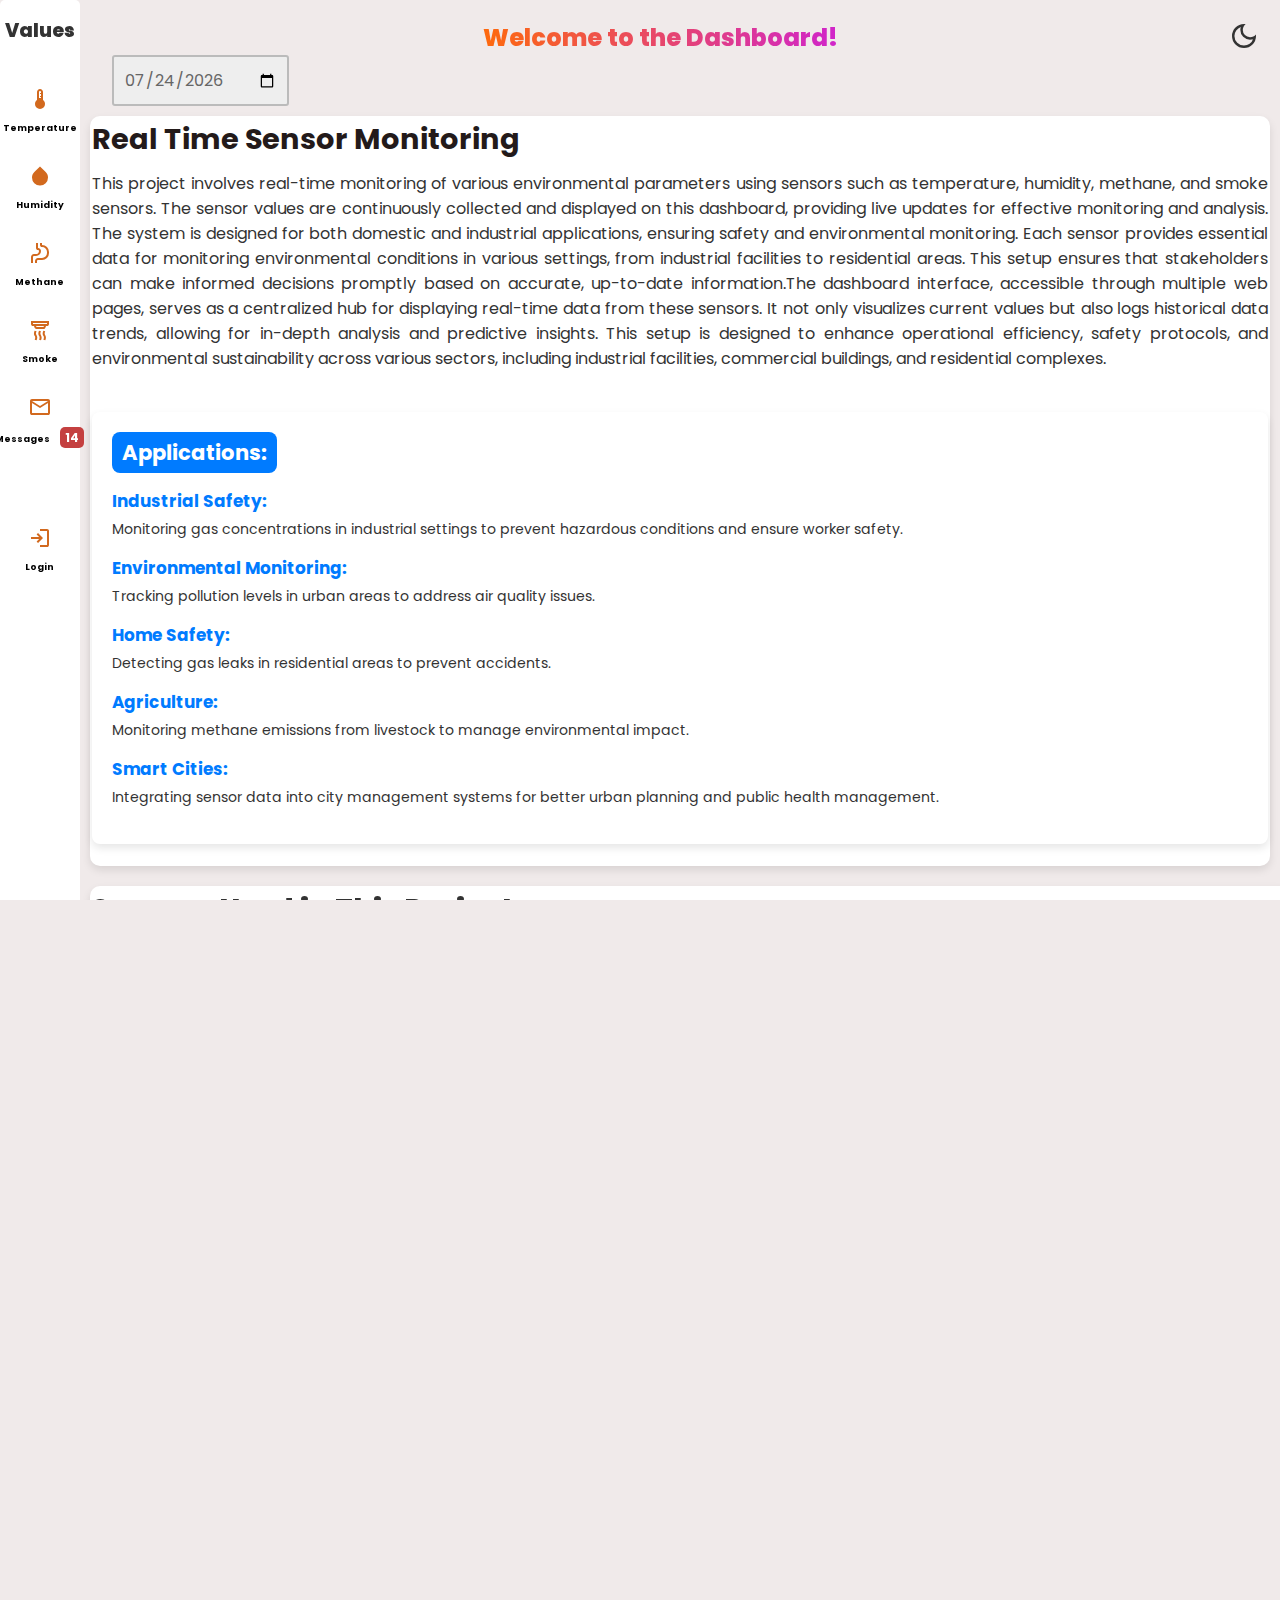
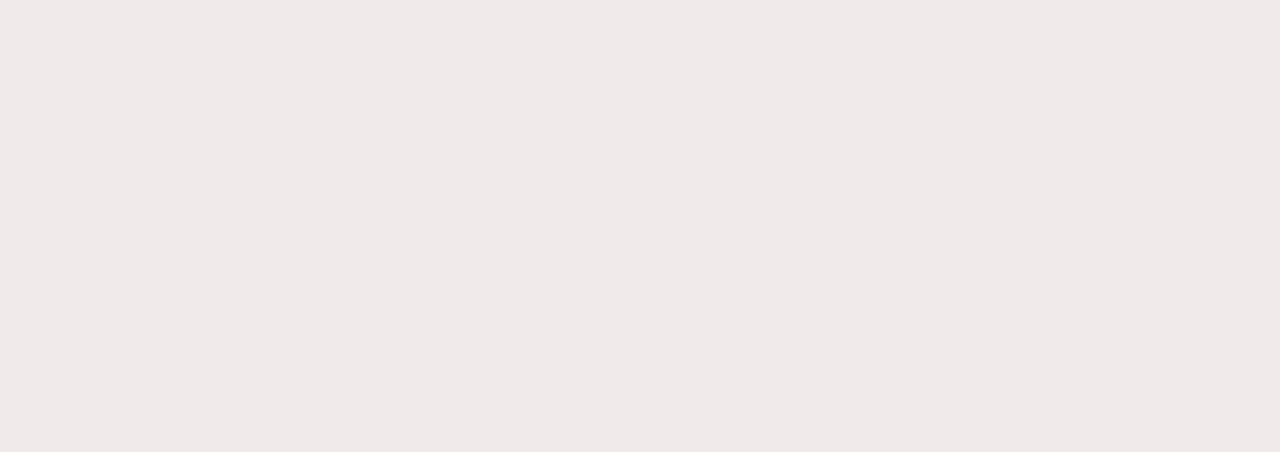
<file: Real_Dash/main.html>
<!DOCTYPE html>
<html lang="en">

<head>
    <meta charset="UTF-8">
    <meta name="viewport" content="width=device-width, initial-scale=1.0">
    <title>Dashboard</title>
    <link rel="stylesheet" href="main.css">
    <link rel="stylesheet"
        href="https://fonts.googleapis.com/css2?family=Material+Symbols+Outlined:opsz,wght,FILL,GRAD@24,400,0,0" />
</head>

<body>
    <div class="container">
        <aside class="sidebar">
            <h1 class="heading" id="value-heading">Values</h1>
            <div class="sidebar-content">
                <a href="#" class="sidebar-item">
                    <span class="material-symbols-outlined">device_thermostat</span>
                    <h3>Temperature</h3>
                </a>
                <a href="#" class="sidebar-item">
                    <span class="material-symbols-outlined">humidity_high</span>
                    <h3>Humidity</h3>
                </a>
                <a href="#" class="sidebar-item">
                    <span class="material-symbols-outlined">gastroenterology</span>
                    <h3>Methane</h3>
                </a>
                <a href="#" class="sidebar-item">
                    <span class="material-symbols-outlined">detector_smoke</span>
                    <h3>Smoke</h3>
                </a>
                <a href="#" class="sidebar-item">
                    <span class="material-symbols-outlined">mail</span>
                    <h3>Messages<span class="msg_count">14</span></h3>
                </a>
                <a href="Login_out/login.html" class="sidebar-item logout">
                    <span class="material-symbols-outlined">
                        login
                    </span>
                    <h3>Login</h3>
                </a>
            </div>
        </aside>
        <main>
            <h1 class="msg">Welcome to the Dashboard!</h1>
            <div class="date">
                <input type="date" id="today-date">
            </div>
            <div class="project-description">
                <h2>Real Time Sensor Monitoring</h2>
                <p class="info">This project involves real-time monitoring of various environmental parameters using
                    sensors such as
                    temperature, humidity, methane, and smoke sensors. The sensor values are continuously collected and
                    displayed on this dashboard, providing live updates for effective monitoring and analysis. The
                    system is designed for both domestic and industrial applications, ensuring safety and environmental
                    monitoring. Each sensor provides essential data for monitoring environmental conditions in various
                    settings, from industrial facilities to residential areas. This setup ensures that stakeholders can
                    make informed
                    decisions promptly based on accurate, up-to-date information.The dashboard interface, accessible
                    through multiple web pages, serves as a centralized hub for displaying real-time data from these
                    sensors. It not only visualizes current values but also logs historical data trends, allowing for
                    in-depth analysis and predictive insights. This setup is designed to enhance operational efficiency,
                    safety protocols, and environmental sustainability across various sectors, including industrial
                    facilities, commercial buildings, and residential complexes.
                </p>
                <br>
                <div class="Application">
                    <h2>Applications:</h2>
                    <div class="application-item">
                        <h3>Industrial Safety:</h3>
                        <p class="info">Monitoring gas concentrations in industrial settings to prevent hazardous
                            conditions and
                            ensure worker safety.</p>
                    </div>
                    <div class="application-item">
                        <h3>Environmental Monitoring:</h3>
                        <p class="info">Tracking pollution levels in urban areas to address air quality issues.</p>
                    </div>
                    <div class="application-item">
                        <h3>Home Safety:</h3>
                        <p class="info">Detecting gas leaks in residential areas to prevent accidents.</p>
                    </div>
                    <div class="application-item">
                        <h3>Agriculture:</h3>
                        <p class="info">Monitoring methane emissions from livestock to manage environmental impact.</p>
                    </div>
                    <div class="application-item">
                        <h3>Smart Cities:</h3>
                        <p class="info">Integrating sensor data into city management systems for better urban planning
                            and public
                            health management.</p>
                    </div>
                </div>
            </div>
            <div class="sensor-info" id="sensor-info">
                <div class="sensor-info-content">
                    <h1 class="sensor-t">Sensors Used in This Project</h1>
                    <br>
                    <div class="sensor-card">
                        <div class="sensor-image">
                            <a href="images/MQ-2.jpg" target="_blank"><img src="images/MQ-2.jpg" alt=""></a>
                        </div>
                        <div class="sensor-text">
                            <h3>MQ2 Sensor</h3>
                            <p class="info">The MQ2 sensor is a versatile and widely used gas sensor designed to detect
                                various
                                gases,
                                including LPG, i-butane, propane, methane, alcohol, hydrogen, and smoke. It operates by
                                utilizing a tin dioxide (SnO2) sensitive layer with a lower conductivity in clean air,
                                which increases in the presence of target gases. The sensor provides a quick response
                                and
                                recovery time, making it ideal for applications in domestic and industrial gas leakage
                                detection,
                                environmental monitoring, and safety systems. The MQ2 sensor is known for its high
                                sensitivity,
                                long life, and affordability, making it a popular choice for hobbyists and professionals
                                alike. For more information you can visit <a
                                    href="https://docs.sunfounder.com/projects/ultimate-sensor-kit/en/latest/components_basic/02-component_gas.html">here.</a>

                            </p>
                        </div>
                    </div>
                    <div class="sensor-card">
                        <div class="sensor-image">
                            <a href="images/MQ-4-Methane-Gas-Sensor-pinout-diagram.webp" target="_blank"><img
                                    src="images/MQ-4-Methane-Gas-Sensor-pinout-diagram.webp" alt=""></a>
                        </div>
                        <div class="sensor-text">
                            <h3>MQ4 Sensor</h3>
                            <p class="info">The MQ4 sensor is a gas sensor that detects the presence of methane (CH₄) in
                                the air. It
                                operates based on the principle of chemical reaction with the target gas, where the
                                conductivity of its ceramic sensing element changes with varying methane concentrations.
                                This change in conductivity is then converted into an electrical signal that can be
                                measured
                                and interpreted. MQ4 sensors are widely used in gas leakage detection systems,
                                industrial
                                safety applications, and environmental monitoring due to their sensitivity to methane
                                gas
                                and ease of integration into electronic circuits for real-time detection and alerting
                                purposes. For more information you can visit <a
                                    href="https://www.elprocus.com/mq4-methane-gas-sensor/">here.</a>
                            </p>
                        </div>
                    </div>
                </div>
            </div>
            <!-- ... rest of the HTML code ... -->

            <footer class="footer">
                <div class="footer-content">

                    <div class="footer-card">
                        <span class="sensor-tag">
                            <a href="https://dicpu.in/">About Us</a>
                        </span>
                    </div>
                    <div class="footer-card">
                        <span class="sensor-tag">Contact Us</span>
                        <p><a href="mailto:info@.com">info@dicchandigarh.com</a></p>
                        <p><a href="tel:+91 98765 43210">+91 98765 43210</a></p>
                        <p>Address: DIC Chandigarh, Sector 17, Chandigarh</p>
                    </div>
                    <div class="footer-card">
                        <span class="sensor-tag">Follow Us On</span>
                        <br>
                        <ul class="social">
                            <li><a href="https://www.instagram.com/dicchandigarh/" target="_blank"><i
                                        class="material-symbols-outlined">instagram</i></a></li>
                            <br>
                            <li><a href="https://in.linkedin.com/company/dic-panjab-university" target="_blank"><i
                                        class="material-symbols-outlined">linkedin</i></a></li>
                        </ul>
                    </div>

                </div>
                <div class="dic_logo">
                    <img src="images/dic.jpeg" alt="DIC Chandigarh Logo" class="logo">
                </div>
                <p class="copyright">&copy; 2023 DIC Chandigarh. All rights reserved.</p>
            </footer>
        </main>
    </div>
    <button id="bg-toggle" class="bg-toggle">
        <span id="bg-icon" class="material-symbols-outlined">dark_mode</span>
    </button>
    <script src="main.js"></script>
</body>

</html>
</file>
<file: Real_Dash/main.css>
@import url("https://fonts.googleapis.com/css2?family=Poppins:ital,wght@0,500;0,600;0,700;0,800&display=swap");

* {
  margin: 0;
  padding: 0;
  box-sizing: border-box;
  text-decoration: none;
  border: 0;
  list-style: none;
  appearance: none;
}

html,
body {
  height: 100%;
  width: 100%;
  overflow: auto; /* Ensure the page is scrollable */
}

body {
  font-family: "Poppins", sans-serif;
  font-size: 0.88rem;
  user-select: none;
  overflow-x: hidden;
  background-color: rgb(240, 234, 234);
}

.info {
  user-select: text;
}

nav ul {
  list-style: none;
  margin: 0;
  padding: 0;
  display: flex;
  justify-content: space-between;
}

nav li {
  margin-right: 30px;
}

nav a {
  text-decoration: none;
  color: #333;
}

header nav ul li a {
  font-size: 1.2rem;
}

.container {
  display: grid;
  width: 96%;
  gap: 1.8rem;
  grid-template-columns: 18rem auto 14rem;
  margin: 0 auto;
  height: 100%; /* Ensure it takes the full viewport height */
}

.logo {
  display: flex;
  gap: 1rem;
  margin-top: 1.1rem;
}

.logo h2 {
  font-size: 2.5rem;
  font-weight: 1000;
  margin-left: 1rem;
}

#dash {
  margin-top: 0.2rem;
}

h1 {
  font-weight: 800;
  font-size: 1.8rem;
}

h2 {
  color: rgb(70, 67, 67);
}

h3 {
  font-size: 0.87rem;
  color: black;
}

h4 {
  font-size: 0.8rem;
}

h5 {
  font-size: 0.77rem;
}

aside {
  height: 100vh;
  overflow-y: auto;
  scrollbar-width: thin;
  scrollbar-color: transparent transparent;
}

aside::-webkit-scrollbar {
  width: 8px;
}

aside::-webkit-scrollbar-thumb {
  background-color: transparent;
  border-radius: 4px;
  transition: background-color 0.3s ease;
}

aside:hover::-webkit-scrollbar-thumb {
  background-color: rgba(0, 0, 0, 0.2);
}

.aside.top {
  display: flex;
  justify-content: space-between;
  align-items: center;
  margin-top: 1.4rem;
  padding: 0 1rem;
}

aside.logo {
  display: flex;
  gap: 1rem;
}

/* .heading {
  margin-bottom: 16px;
  margin-top: 25px;
  font-size: 1.5rem;
  background-color: #fff;
  margin-left: none;
  border-radius: 5px;
  text-align: center;
  color: rgb(70, 67, 67);
} */

/* sidebar */
.sidebar {
  background-color: #fff;
  display: flex;
  flex-shrink: 0;
  flex-direction: column;
  height: 100%;
  position: relative;
  top: 1rem;
  border-radius: 5px;
  width: 14rem;
  padding: 1rem 0;
  position: fixed;
}
.sidebar-content {
  display: flex;
  flex-direction: column;
  align-items: center;
  position: fixed;
  margin-left: 50px;
  margin-top: 70px;
}

.sidebar-item {
  text-align: center;
  display: flex;
  flex-direction: column;
  align-items: center;
  justify-content: center;
  width: 90%; /* Adjust width as needed */
  padding: 10px;
  border-radius: 4px;
  margin-bottom: 20px;
}
.sidebar-item:hover {
  background-color: #ccc;
}

.sidebar-item:active {
  background-color: #c6bdbd;
}

.sidebar-item h3 {
  margin-top: 10px; /* Add margin to the top of h3 for spacing */
}

.material-symbols-outlined {
  font-size: 2rem; /* Adjust icon size as needed */
  color: chocolate;
}

body.dark-mode .sidebar-item h3 {
  color: #555;
}
.logout {
  margin-top: auto; /* Pushes the logout item to the bottom */
  margin-top: 50px;
}

.heading {
  font-size: 2rem;
  text-align: center;
  margin-bottom: 60px;
  margin-left: 50px;
  position: fixed;
}
.msg_count {
  background-color: rgb(196, 64, 64);
  color: white;
  padding: 2px 5px;
  font-size: 12px;
  border-radius: 5px;
  margin-left: 10px;
}

#p {
  display: flex;
  align-items: center;
  height: 3.2rem;
  padding: 0 1rem;
  color: grey;
  gap: 1rem;
  margin-bottom: 30px;
  transition: transform 0.3s ease;
}

#p:hover {
  transform: translateX(10px);
  width: calc(100% - 2rem);
}

#p:hover span,
#p:hover h3 {
  color: #333;
}

#p:active {
  background-color: #f2f2f2;
  width: calc(100% - 2rem);
}

#pr:active {
  background-color: #f2f2f2;
  width: 100%;
}

#pr {
  color: grey;
}

#pr:hover {
  color: #333;
}

#pa {
  color: rgb(71, 58, 58);
  font-size: 1.3rem;
}

#s_1 {
  color: rgb(71, 58, 58);
  font-size: 1.3rem;
}

/* main */
#m-content {
  height: 100%;
  overflow-y: auto;
  scrollbar-width: thin;
  scrollbar-color: transparent transparent;
}

#m-content::-webkit-scrollbar {
  width: 8px;
}

#m-content::-webkit-scrollbar-thumb {
  background-color: transparent;
  border-radius: 4px;
  transition: background-color 0.3s ease;
}

#m-content:hover::-webkit-scrollbar-thumb {
  background-color: rgba(0, 0, 0, 0.2);
}

/* Keyframes for the welcome message animation */
@keyframes fadeInUp {
  from {
    opacity: 0;
    transform: translateY(20px);
  }
  to {
    opacity: 1;
    transform: translateY(0);
  }
}

/* Welcome message */
.msg {
  display: flex;
  align-items: center;
  justify-content: center;
  background: linear-gradient(to right, #f32170, #ff6b08, #cf23cf, #eedd44);
  -webkit-text-fill-color: transparent;
  -webkit-background-clip: text;
  margin-top: 40px;
  margin-left: -5rem;
  font-size: 4rem;
  white-space: nowrap;
  animation: fadeInUp 1s ease-in-out; /* Apply the animation */
}
/* Target the date input field */
input[type="date"] {
  padding: 10px;
  border: 2px solid #bbb;
  border-radius: 3px;
  font-size: 1rem;
  font-family: "Poppins", sans-serif;
  color: #666;
  background-color: #eee;
  outline: none;
  cursor: pointer;
  margin-left: 2rem;
}

/* Change the appearance when the input is focused */
input[type="date"]:focus {
  border-color: #cf23cf;
  background-color: #fff;
}

input[type="date"]::placeholder {
  color: #999;
  font-style: italic;
}
.project-description {
  background-color: #fff;
  padding: 20px;
  border-radius: 10px;
  box-shadow: 0 4px 8px rgba(0, 0, 0, 0.1);
  margin-bottom: 20px;
  margin-top: 5rem;
  margin-left: 2rem;
}

.project-description h2 {
  font-size: 1.8rem;
  margin-bottom: 10px;
  color: rgb(35, 26, 26);
}

.project-description p {
  font-size: 1rem;
  color: #333;
}

.info {
  text-align: justify;
}

.Application {
  padding: 20px;
  background-color: #fff;
  border-radius: 8px;
  box-shadow: 0 4px 8px rgba(0, 0, 0, 0.1);
  margin: 20px 0;
}

.Application h2 {
  display: inline-block;
  font-size: 1.5em;
  margin-bottom: 15px;
  padding: 5px 10px;
  background-color: #007bff;
  color: #fff;
  border-radius: 8px;
}

.application-item {
  margin-bottom: 15px;
}

.application-item h3 {
  font-size: 1.2em;
  margin-bottom: 5px;
  color: #007bff;
}

.application-item p {
  font-size: 1em;
  line-height: 1.5;
  margin: 0;
}

/* Dark Mode Specific Styles */
body.dark-mode .Application {
  background-color: #1e1e1e;
}

body.dark-mode .Application h2,
body.dark-mode .application-item h3 {
  color: #66b2ff;
}

body.dark-mode .application-item p {
  color: #ccc;
}

/* Dark mode styles */
body.dark-mode .project-description {
  background-color: #f1f1f1;
  color: #555;
}

body.dark-mode .project-description h2 {
  background-color: #f1f1f1;
  color: #555;
}

.bg-toggle {
  position: fixed;
  top: 10px;
  right: 10px;
  padding: 10px;
  border: none;
  background: none;
  cursor: pointer;
}

.bg-toggle span {
  font-size: 2rem;
  color: #333;
  transition: color 0.3s;
}

body.dark-mode .bg-toggle span {
  color: #fff;
}

body.dark-mode {
  background-color: #333;
  color: #f1f1f1;
}

/* Sidebar and heading remain unchanged */
body.dark-mode .sidebar {
  background-color: #fff; /* Keep the original background color */
}

body.dark-mode .heading {
  background-color: #fff;
  color: rgb(70, 67, 67);
}

body.dark-mode h1,
body.dark-mode h2,
body.dark-mode h3 {
  color: #f1f1f1;
}

body.dark-mode #p {
  color: #ddd;
}

body.dark-mode #p:hover {
  color: #fff;
}

body.dark-mode input[type="date"] {
  background-color: #555;
  border-color: #888;
  color: #ddd;
}

body.dark-mode input[type="date"]:focus {
  border-color: #aaa;
  background-color: #666;
}

body.dark-mode .bg-toggle span {
  color: #f1f1f1;
}

.sensor-info {
  margin-left: 2rem;
}

@keyframes fadeIn {
  from {
    opacity: 0;
    transform: translateY(20px);
  }
  to {
    opacity: 1;
    transform: translateY(0);
  }
}

/* Slide-In Animation */
@keyframes slideInFromRight {
  from {
    opacity: 0;
    transform: translateX(100%);
  }
  to {
    opacity: 1;
    transform: translateX(0);
  }
}

/* Bounce Animation */
@keyframes bounce {
  0%,
  20%,
  50%,
  80%,
  100% {
    transform: translateY(0);
  }
  40% {
    transform: translateY(-10px);
  }
  60% {
    transform: translateY(-5px);
  }
}

/* General Styles */
* {
  margin: 0;
  padding: 0;
  box-sizing: border-box;
}

body {
  font-family: "Poppins", sans-serif;
  background-color: rgb(240, 234, 234);
  color: #333;
  overflow-x: hidden;
}

/* Dark Mode */
body.dark-mode {
  background-color: #333;
  color: #f1f1f1;
}
/* Sidebar and Heading */
/* .heading {
  margin-bottom: 16px;
  margin-top: 25px;
  font-size: 1.5rem;
  background-color: #fff;
  border-radius: 5px;
  text-align: center;
  color: rgb(70, 67, 67);
  width: 14rem;
} */

.sidebar {
  background-color: #fff;
  display: flex;
  flex-direction: column;
  height: 100%;
  position: sticky;
  top: 1rem;
  border-radius: 5px;
  width: 14rem;
  padding: 1rem 0;
}
/* Date Input */
input[type="date"] {
  padding: 10px;
  border: 2px solid #bbb;
  border-radius: 3px;
  font-size: 1rem;
  color: #666;
  background-color: #eee;
  outline: none;
  cursor: pointer;
  margin-left: 2rem;
}

input[type="date"]:focus {
  border-color: #cf23cf;
  background-color: #fff;
}

input[type="date"]::placeholder {
  color: #999;
  font-style: italic;
}

/* Sensor Info Container */
.sensor-info {
  margin-top: 40px;
  margin-left: 2rem;
  padding: 20px;
  background-color: #fff;
  border-radius: 10px;
  box-shadow: 0 4px 8px rgba(0, 0, 0, 0.1);
  animation: slideInFromRight 1s ease-in-out;
  overflow: hidden; /* Ensure content within does not overflow */
  width: 65rem;
}
.sensor-info {
  margin-top: 50px; /* Adjust as needed for layout */
  opacity: 0;
  transform: translateX(100%);
  transition: transform 1s ease-out, opacity 1s ease-out;
}

.sensor-info.visible {
  opacity: 1;
  transform: translateX(0);
}
.animate-slide-in {
  opacity: 1;
  transform: translateX(0);
}

.sensor-info-content {
  overflow-y: auto; /* Enable vertical scrolling */
  max-height: calc(100vh - 250px); /* Limit height and enable scrolling */
  padding-right: 20px; /* Compensate for scrollbar to avoid content shifting */
}

/* Sensor cards styling */
.sensor-card {
  display: flex;
  align-items: center;
  margin-bottom: 20px;
  padding: 20px;
  background-color: #f9f9f9;
  border-radius: 20px;
  box-shadow: 0 2px 4px rgba(0, 0, 0, 0.1);
  transition: transform 0.3s ease, box-shadow 0.3s ease;
  width: 100%; /* Adjust width as needed */
  max-height: 60rem;
  overflow-y: auto;
  scrollbar-width: thin;
  scrollbar-color: #ccc #f1f1f1;
}

.sensor-card:hover {
  transform: translateY(-5px);
  box-shadow: 0 4px 8px rgba(0, 0, 0, 0.2);
}

.sensor-card::-webkit-scrollbar {
  width: 8px;
}

sensor-card::-webkit-scrollbar-thumb {
  background-color: #ccc;
  border-radius: 10px;
}

.sensor-card::-webkit-scrollbar-track {
  background-color: #f1f1f1;
}

.sensor-image {
  flex: 0 0 150px;
  overflow: hidden;
  border-radius: 10px;
  margin-right: 20px;
}

.sensor-image img {
  max-width: 100%;
  border-radius: 10px;
}

.sensor-text {
  max-width: 900px; /* Adjust max-width based on your design */
  margin-bottom: 40px;
}

.sensor-text h3 {
  font-size: 1.5rem;
  margin-bottom: 10px;
  color: #555;
}

.sensor-text p {
  font-size: 1rem;
  color: #333;
}

/* Ensure consistent colors for sensor info in dark mode */
body.dark-mode .sensor-info h1,
body.dark-mode .sensor-text h3,
body.dark-mode .sensor-text p {
  color: #555;
}
@import url("https://fonts.googleapis.com/css2?family=Poppins:ital,wght@0,500;0,600;0,700;0,800&display=swap");

* {
  margin: 0;
  padding: 0;
  box-sizing: border-box;
  text-decoration: none;
  border: 0;
  list-style: none;
  appearance: none;
}

html,
body {
  height: 100%;
  width: 100%;
  overflow: auto; /* Ensure the page is scrollable */
}

body {
  font-family: "Poppins", sans-serif;
  font-size: 0.88rem;
  user-select: none;
  overflow-x: hidden;
  background-color: rgb(240, 234, 234);
}

.info {
  user-select: text;
}

nav ul {
  list-style: none;
  margin: 0;
  padding: 0;
  display: flex;
  justify-content: space-between;
}

nav li {
  margin-right: 30px;
}

nav a {
  text-decoration: none;
  color: #333;
}

header nav ul li a {
  font-size: 1.2rem;
}

.container {
  display: grid;
  width: 96%;
  gap: 1.8rem;
  grid-template-columns: 18rem auto 14rem;
  margin: 0 auto;
  height: 100%; /* Ensure it takes the full viewport height */
}

.logo {
  display: flex;
  gap: 1rem;
  margin-top: 1.1rem;
}

.logo h2 {
  font-size: 2.5rem;
  font-weight: 1000;
  margin-left: 1rem;
}

#dash {
  margin-top: 0.2rem;
}

h1 {
  font-weight: 800;
  font-size: 1.8rem;
}

h2 {
  color: rgb(70, 67, 67);
}

h3 {
  font-size: 0.87rem;
  color: black;
}

h4 {
  font-size: 0.8rem;
}

h5 {
  font-size: 0.77rem;
}

aside {
  height: 100vh;
  overflow-y: auto;
  scrollbar-width: thin;
  scrollbar-color: transparent transparent;
}

aside::-webkit-scrollbar {
  width: 8px;
}

aside::-webkit-scrollbar-thumb {
  background-color: transparent;
  border-radius: 4px;
  transition: background-color 0.3s ease;
}

aside:hover::-webkit-scrollbar-thumb {
  background-color: rgba(0, 0, 0, 0.2);
}

.aside.top {
  display: flex;
  justify-content: space-between;
  align-items: center;
  margin-top: 1.4rem;
  padding: 0 1rem;
}

aside.logo {
  display: flex;
  gap: 1rem;
}

/* .heading {
  margin-bottom: 16px;
  margin-top: 25px;
  font-size: 1.5rem;
  background-color: #fff;
  margin-left: none;
  border-radius: 5px;
  text-align: center;
  color: rgb(70, 67, 67);
} */

/* sidebar */
.sidebar {
  background-color: #fff;
  display: flex;
  flex-shrink: 0;
  flex-direction: column;
  height: 100%;
  position: relative;
  top: 1rem;
  border-radius: 5px;
  width: 14rem;
  padding: 1rem 0;
  position: fixed;
}
.sidebar-content {
  display: flex;
  flex-direction: column;
  align-items: center;
  position: fixed;
  margin-left: 50px;
  margin-top: 70px;
}

.sidebar-item {
  text-align: center;
  display: flex;
  flex-direction: column;
  align-items: center;
  justify-content: center;
  width: 90%; /* Adjust width as needed */
  padding: 10px;
  border-radius: 4px;
  margin-bottom: 20px;
}
.sidebar-item:hover {
  background-color: #ccc;
}

.sidebar-item:active {
  background-color: #c6bdbd;
}

.sidebar-item h3 {
  margin-top: 10px; /* Add margin to the top of h3 for spacing */
}

.material-symbols-outlined {
  font-size: 2rem; /* Adjust icon size as needed */
  color: chocolate;
}

body.dark-mode .sidebar-item h3 {
  color: #555;
}
.logout {
  margin-top: auto; /* Pushes the logout item to the bottom */
  margin-top: 50px;
}

.heading {
  font-size: 2rem;
  text-align: center;
  margin-bottom: 60px;
  margin-left: 50px;
  position: fixed;
}
.msg_count {
  background-color: rgb(196, 64, 64);
  color: white;
  padding: 2px 5px;
  font-size: 12px;
  border-radius: 5px;
  margin-left: 10px;
}

#p {
  display: flex;
  align-items: center;
  height: 3.2rem;
  padding: 0 1rem;
  color: grey;
  gap: 1rem;
  margin-bottom: 30px;
  transition: transform 0.3s ease;
}

#p:hover {
  transform: translateX(10px);
  width: calc(100% - 2rem);
}

#p:hover span,
#p:hover h3 {
  color: #333;
}

#p:active {
  background-color: #f2f2f2;
  width: calc(100% - 2rem);
}

#pr:active {
  background-color: #f2f2f2;
  width: 100%;
}

#pr {
  color: grey;
}

#pr:hover {
  color: #333;
}

#pa {
  color: rgb(71, 58, 58);
  font-size: 1.3rem;
}

#s_1 {
  color: rgb(71, 58, 58);
  font-size: 1.3rem;
}

/* main */
#m-content {
  height: 100%;
  overflow-y: auto;
  scrollbar-width: thin;
  scrollbar-color: transparent transparent;
}

#m-content::-webkit-scrollbar {
  width: 8px;
}

#m-content::-webkit-scrollbar-thumb {
  background-color: transparent;
  border-radius: 4px;
  transition: background-color 0.3s ease;
}

#m-content:hover::-webkit-scrollbar-thumb {
  background-color: rgba(0, 0, 0, 0.2);
}

/* Keyframes for the welcome message animation */
@keyframes fadeInUp {
  from {
    opacity: 0;
    transform: translateY(20px);
  }
  to {
    opacity: 1;
    transform: translateY(0);
  }
}

/* Welcome message */
.msg {
  display: flex;
  align-items: center;
  justify-content: center;
  background: linear-gradient(to right, #f32170, #ff6b08, #cf23cf, #eedd44);
  -webkit-text-fill-color: transparent;
  -webkit-background-clip: text;
  margin-top: 40px;
  margin-left: -5rem;
  font-size: 4rem;
  white-space: nowrap;
  animation: fadeInUp 1s ease-in-out; /* Apply the animation */
}
/* Target the date input field */
input[type="date"] {
  padding: 10px;
  border: 2px solid #bbb;
  border-radius: 3px;
  font-size: 1rem;
  font-family: "Poppins", sans-serif;
  color: #666;
  background-color: #eee;
  outline: none;
  cursor: pointer;
  margin-left: 2rem;
}

/* Change the appearance when the input is focused */
input[type="date"]:focus {
  border-color: #cf23cf;
  background-color: #fff;
}

input[type="date"]::placeholder {
  color: #999;
  font-style: italic;
}
.project-description {
  background-color: #fff;
  padding: 20px;
  border-radius: 10px;
  box-shadow: 0 4px 8px rgba(0, 0, 0, 0.1);
  margin-bottom: 20px;
  margin-top: 5rem;
  margin-left: 2rem;
}

.project-description h2 {
  font-size: 1.8rem;
  margin-bottom: 10px;
  color: rgb(35, 26, 26);
}

.project-description p {
  font-size: 1rem;
  color: #333;
}

.info {
  text-align: justify;
}

.Application {
  padding: 20px;
  background-color: #fff;
  border-radius: 8px;
  box-shadow: 0 4px 8px rgba(0, 0, 0, 0.1);
  margin: 20px 0;
}

.Application h2 {
  display: inline-block;
  font-size: 1.5em;
  margin-bottom: 15px;
  padding: 5px 10px;
  background-color: #007bff;
  color: #fff;
  border-radius: 8px;
}

.application-item {
  margin-bottom: 15px;
}

.application-item h3 {
  font-size: 1.2em;
  margin-bottom: 5px;
  color: #007bff;
}

.application-item p {
  font-size: 1em;
  line-height: 1.5;
  margin: 0;
}

/* Dark Mode Specific Styles */
body.dark-mode .Application {
  background-color: #1e1e1e;
}

body.dark-mode .Application h2,
body.dark-mode .application-item h3 {
  color: #66b2ff;
}

body.dark-mode .application-item p {
  color: #ccc;
}

/* Dark mode styles */
body.dark-mode .project-description {
  background-color: #f1f1f1;
  color: #555;
}

body.dark-mode .project-description h2 {
  background-color: #f1f1f1;
  color: #555;
}

.bg-toggle {
  position: fixed;
  top: 10px;
  right: 10px;
  padding: 10px;
  border: none;
  background: none;
  cursor: pointer;
}

.bg-toggle span {
  font-size: 2rem;
  color: #333;
  transition: color 0.3s;
}

body.dark-mode .bg-toggle span {
  color: #fff;
}

body.dark-mode {
  background-color: #333;
  color: #f1f1f1;
}

/* Sidebar and heading remain unchanged */
body.dark-mode .sidebar {
  background-color: #fff; /* Keep the original background color */
}

body.dark-mode .heading {
  background-color: #fff;
  color: rgb(70, 67, 67);
}

body.dark-mode h1,
body.dark-mode h2,
body.dark-mode h3 {
  color: #f1f1f1;
}

body.dark-mode #p {
  color: #ddd;
}

body.dark-mode #p:hover {
  color: #fff;
}

body.dark-mode input[type="date"] {
  background-color: #555;
  border-color: #888;
  color: #ddd;
}

body.dark-mode input[type="date"]:focus {
  border-color: #aaa;
  background-color: #666;
}

body.dark-mode .bg-toggle span {
  color: #f1f1f1;
}

.sensor-info {
  margin-left: 2rem;
}

@keyframes fadeIn {
  from {
    opacity: 0;
    transform: translateY(20px);
  }
  to {
    opacity: 1;
    transform: translateY(0);
  }
}

/* Slide-In Animation */
@keyframes slideInFromRight {
  from {
    opacity: 0;
    transform: translateX(100%);
  }
  to {
    opacity: 1;
    transform: translateX(0);
  }
}

/* Bounce Animation */
@keyframes bounce {
  0%,
  20%,
  50%,
  80%,
  100% {
    transform: translateY(0);
  }
  40% {
    transform: translateY(-10px);
  }
  60% {
    transform: translateY(-5px);
  }
}

/* General Styles */
* {
  margin: 0;
  padding: 0;
  box-sizing: border-box;
}

body {
  font-family: "Poppins", sans-serif;
  background-color: rgb(240, 234, 234);
  color: #333;
  overflow-x: hidden;
}

/* Dark Mode */
body.dark-mode {
  background-color: #333;
  color: #f1f1f1;
}
/* Sidebar and Heading */
/* .heading {
  margin-bottom: 16px;
  margin-top: 25px;
  font-size: 1.5rem;
  background-color: #fff;
  border-radius: 5px;
  text-align: center;
  color: rgb(70, 67, 67);
  width: 14rem;
} */

.sidebar {
  background-color: #fff;
  display: flex;
  flex-direction: column;
  height: 100%;
  position: sticky;
  top: 1rem;
  border-radius: 5px;
  width: 14rem;
  padding: 1rem 0;
}
/* Date Input */
input[type="date"] {
  padding: 10px;
  border: 2px solid #bbb;
  border-radius: 3px;
  font-size: 1rem;
  color: #666;
  background-color: #eee;
  outline: none;
  cursor: pointer;
  margin-left: 2rem;
}

input[type="date"]:focus {
  border-color: #cf23cf;
  background-color: #fff;
}

input[type="date"]::placeholder {
  color: #999;
  font-style: italic;
}

/* Sensor Info Container */
.sensor-info {
  margin-top: 40px;
  margin-left: 2rem;
  padding: 20px;
  background-color: #fff;
  border-radius: 10px;
  box-shadow: 0 4px 8px rgba(0, 0, 0, 0.1);
  animation: slideInFromRight 1s ease-in-out;
  overflow: hidden; /* Ensure content within does not overflow */
  width: 65rem;
}
.sensor-info {
  margin-top: 50px; /* Adjust as needed for layout */
  opacity: 0;
  transform: translateX(100%);
  transition: transform 1s ease-out, opacity 1s ease-out;
}

.sensor-info.visible {
  opacity: 1;
  transform: translateX(0);
}
.animate-slide-in {
  opacity: 1;
  transform: translateX(0);
}

.sensor-info-content {
  overflow-y: auto; /* Enable vertical scrolling */
  max-height: calc(100vh - 250px); /* Limit height and enable scrolling */
  padding-right: 20px; /* Compensate for scrollbar to avoid content shifting */
}

/* Sensor cards styling */
.sensor-card {
  display: flex;
  align-items: center;
  margin-bottom: 20px;
  padding: 20px;
  background-color: #f9f9f9;
  border-radius: 20px;
  box-shadow: 0 2px 4px rgba(0, 0, 0, 0.1);
  transition: transform 0.3s ease, box-shadow 0.3s ease;
  width: 100%; /* Adjust width as needed */
  max-height: 60rem;
  overflow-y: auto;
  scrollbar-width: thin;
  scrollbar-color: #ccc #f1f1f1;
}

.sensor-card:hover {
  transform: translateY(-5px);
  box-shadow: 0 4px 8px rgba(0, 0, 0, 0.2);
}

.sensor-card::-webkit-scrollbar {
  width: 8px;
}

sensor-card::-webkit-scrollbar-thumb {
  background-color: #ccc;
  border-radius: 10px;
}

.sensor-card::-webkit-scrollbar-track {
  background-color: #f1f1f1;
}

.sensor-image {
  flex: 0 0 150px;
  overflow: hidden;
  border-radius: 10px;
  margin-right: 20px;
}

.sensor-image img {
  max-width: 100%;
  border-radius: 10px;
}

.sensor-text {
  max-width: 900px; /* Adjust max-width based on your design */
  margin-bottom: 40px;
}

.sensor-text h3 {
  font-size: 1.5rem;
  margin-bottom: 10px;
  color: #555;
}

.sensor-text p {
  font-size: 1rem;
  color: #333;
}

/* Ensure consistent colors for sensor info in dark mode */
body.dark-mode .sensor-info h1,
body.dark-mode .sensor-text h3,
body.dark-mode .sensor-text p {
  color: #555;
}

/* Add the following styles to your existing CSS file */
.sensor-info {
  /* ... existing styles ... */
  overflow-y: auto; /* Enable vertical scrolling */
  max-height: calc(100vh - 250px); /* Limit height and enable scrolling */
  padding-right: 20px; /* Compensate for scrollbar to avoid content shifting */
}

.footer {
  position: relative;
  background-color: #fff; /* Dark gray background */
  color: #555; /* White text color */
  padding: 20px;
  margin-top: 0; /* Remove negative margin top */
  clear: both; /* Ensure the footer clears the sensor-info div */
  border-radius: 5px;
  margin-left: 2rem;
  margin-top: 50px;
}
.footer-content {
  display: flex;
  flex-wrap: wrap;
  justify-content: space-between;
  padding: 20px;
}

.footer-card {
  flex: 0 0 25%;
  margin: 20px;
  padding: 20px;
  background-color: #333; /* Darker gray background */
  border-radius: 10px;
  box-shadow: 0 2px 4px rgba(0, 0, 0, 0.1);
  transition: background-color 0.3s ease; /* Add transition effect */
}

.footer-card span a {
  color: #fff;
}

.footer-card:hover {
  background-color: #444; /* Darker gray background on hover */
}

.logo {
  width: 100px; /* Adjust the width of the logo */
  height: 100px; /* Adjust the height of the logo */
  margin: 20px; /* Add margin to the logo */
  border-radius: 10px; /* Add border radius to the logo */
}

.sensor-tag {
  font-size: 1.5rem;
  font-weight: bold;
  color: #fff;
  transition: color 0.3s ease; /* Add transition effect */
  display: flex;
  align-items: center;
  justify-content: center;
  text-decoration: none;
}

.social {
}

.dic_logo {
  display: flex;
  align-items: center;
  justify-content: center;
}

.copyright {
  text-align: center;
  font-size: 1.2rem;
}

@media (max-width: 1422px) {
  .container {
    display: grid;
    width: 100%;
    gap: 0;
    grid-template-columns: 80px calc(100% - 80px);
    margin: 0 auto;
    height: 100%;
  }
  .sidebar {
    width: 80px;
  }
  .heading {
    font-size: 1.2rem;
    text-align: center;
    margin-bottom: 61px;
    margin-left: 5px;
    position: fixed;
  }
  .sidebar-content {
    display: flex;
    flex-direction: column;
    align-items: center;
    position: fixed;
    margin-left: 2px;
    margin-top: 70px;
  }
  .sidebar-item {
    text-align: center;
    display: flex;
    flex-direction: column;
    align-items: center;
    justify-content: center;
    width: 75px;
    padding: 1px;
    border-radius: 4px;
    margin-bottom: 3vh;
  }
  .sidebar-item h3 {
    font-size: 0.57rem;
    color: black;
  }
  .msg {
    display: flex;
    align-items: center;
    justify-content: center;
    margin-top: 20px;
    margin-left: 20px;
    font-size: 1.5rem;
    white-space: wrap;
    width: calc(100% - 80px);
  }
  .project-description {
    padding: 2px;
    border-radius: 10px;
    box-shadow: 0 4px 8px rgba(0, 0, 0, 0.1);
    margin-bottom: 20px;
    margin-top: 10px;
    margin-left: 10px;
    margin-right: 10px;
  }

  .sensor-info {
    margin-top: 4px;
    margin-left: 10px;
    margin-right: 10px;
    padding: 2px;
    border-radius: 10px;
    overflow: hidden;
    width: 100%;
  }
  .footer {
    margin-right: 2rem;
  }
}
</file>
